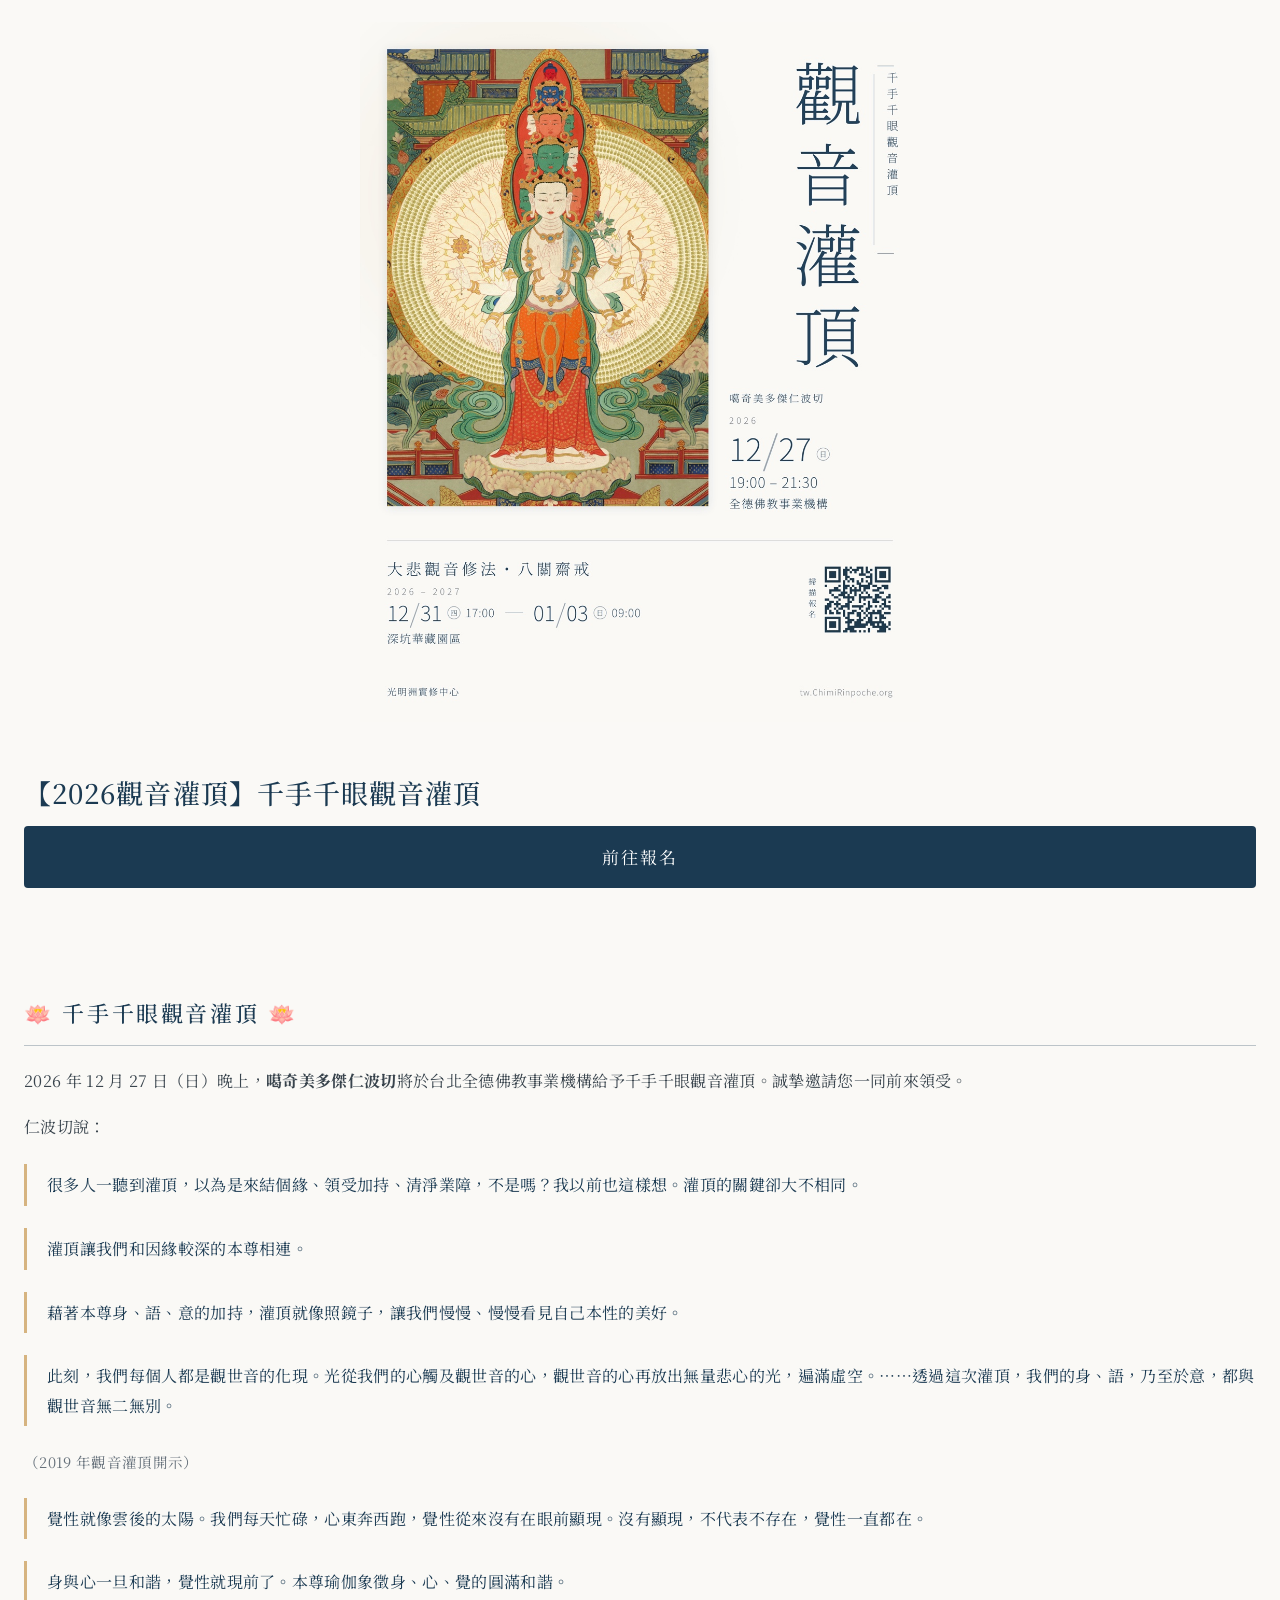
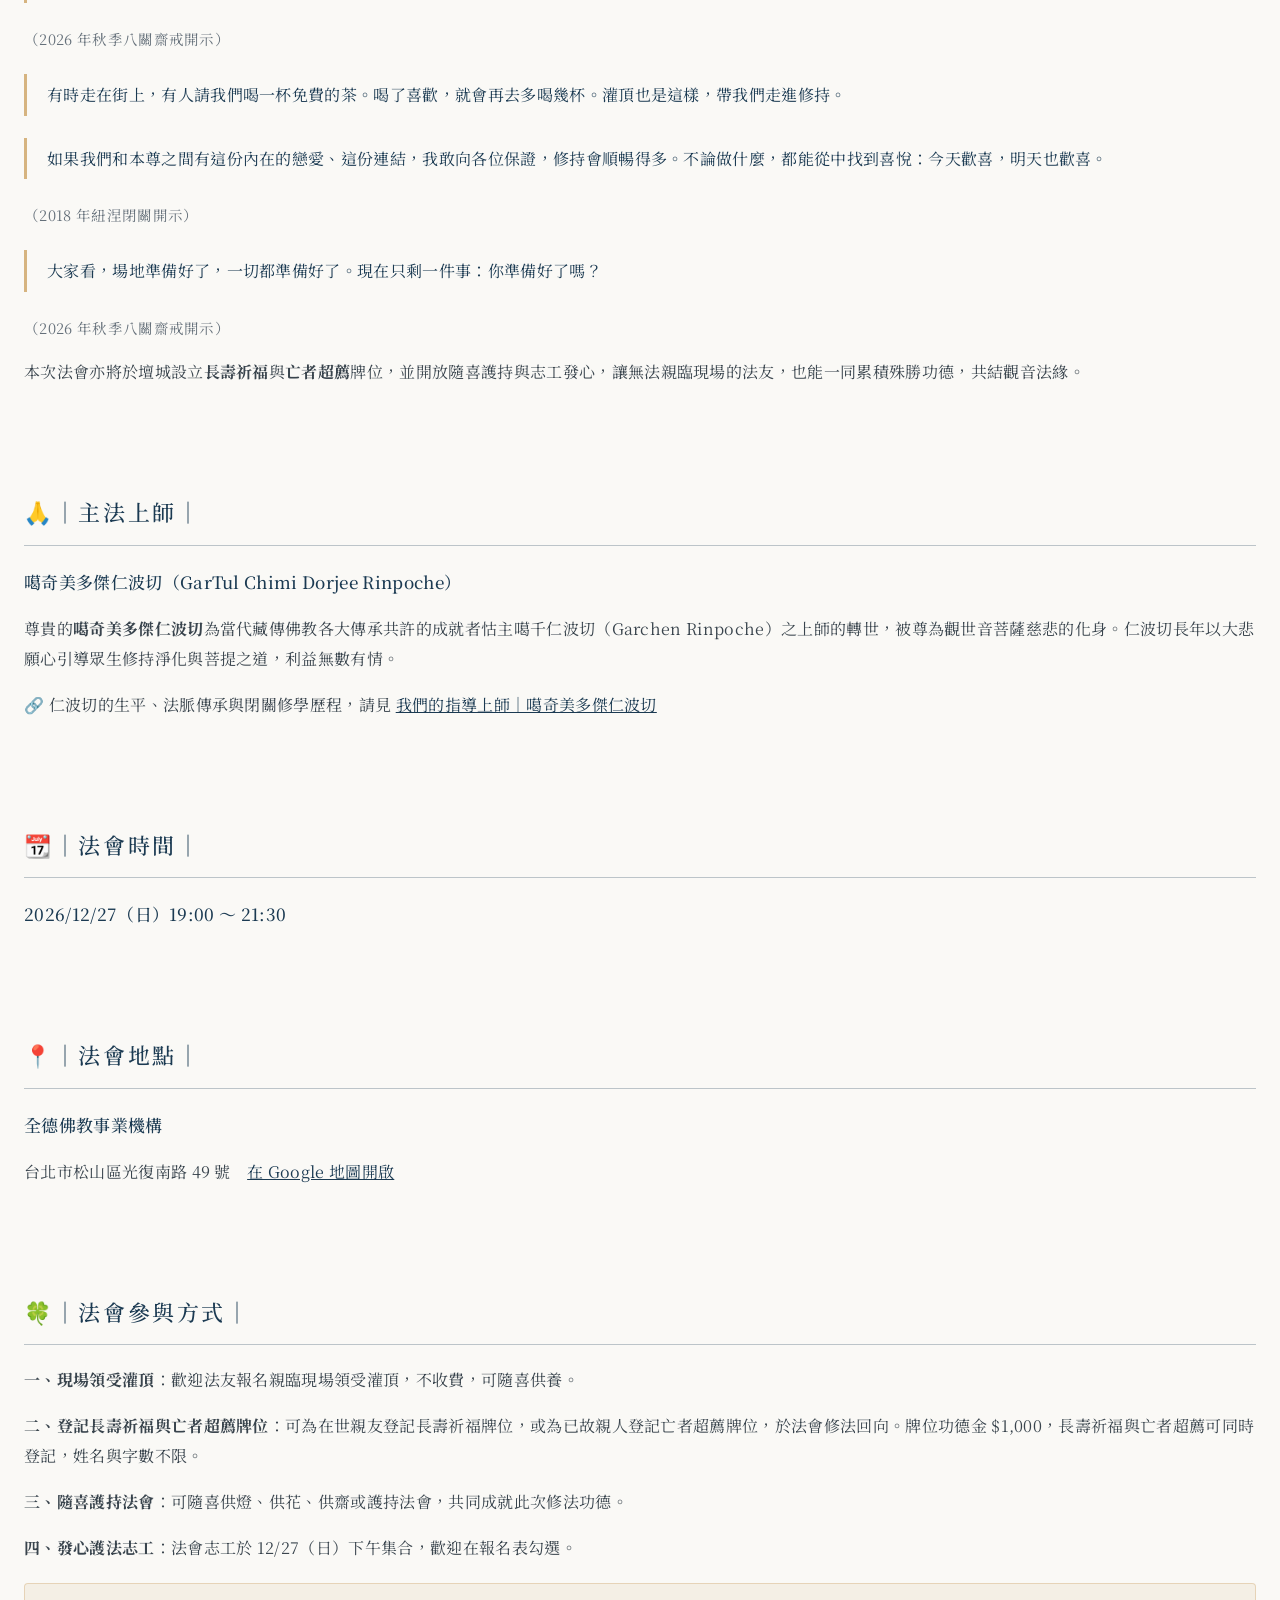
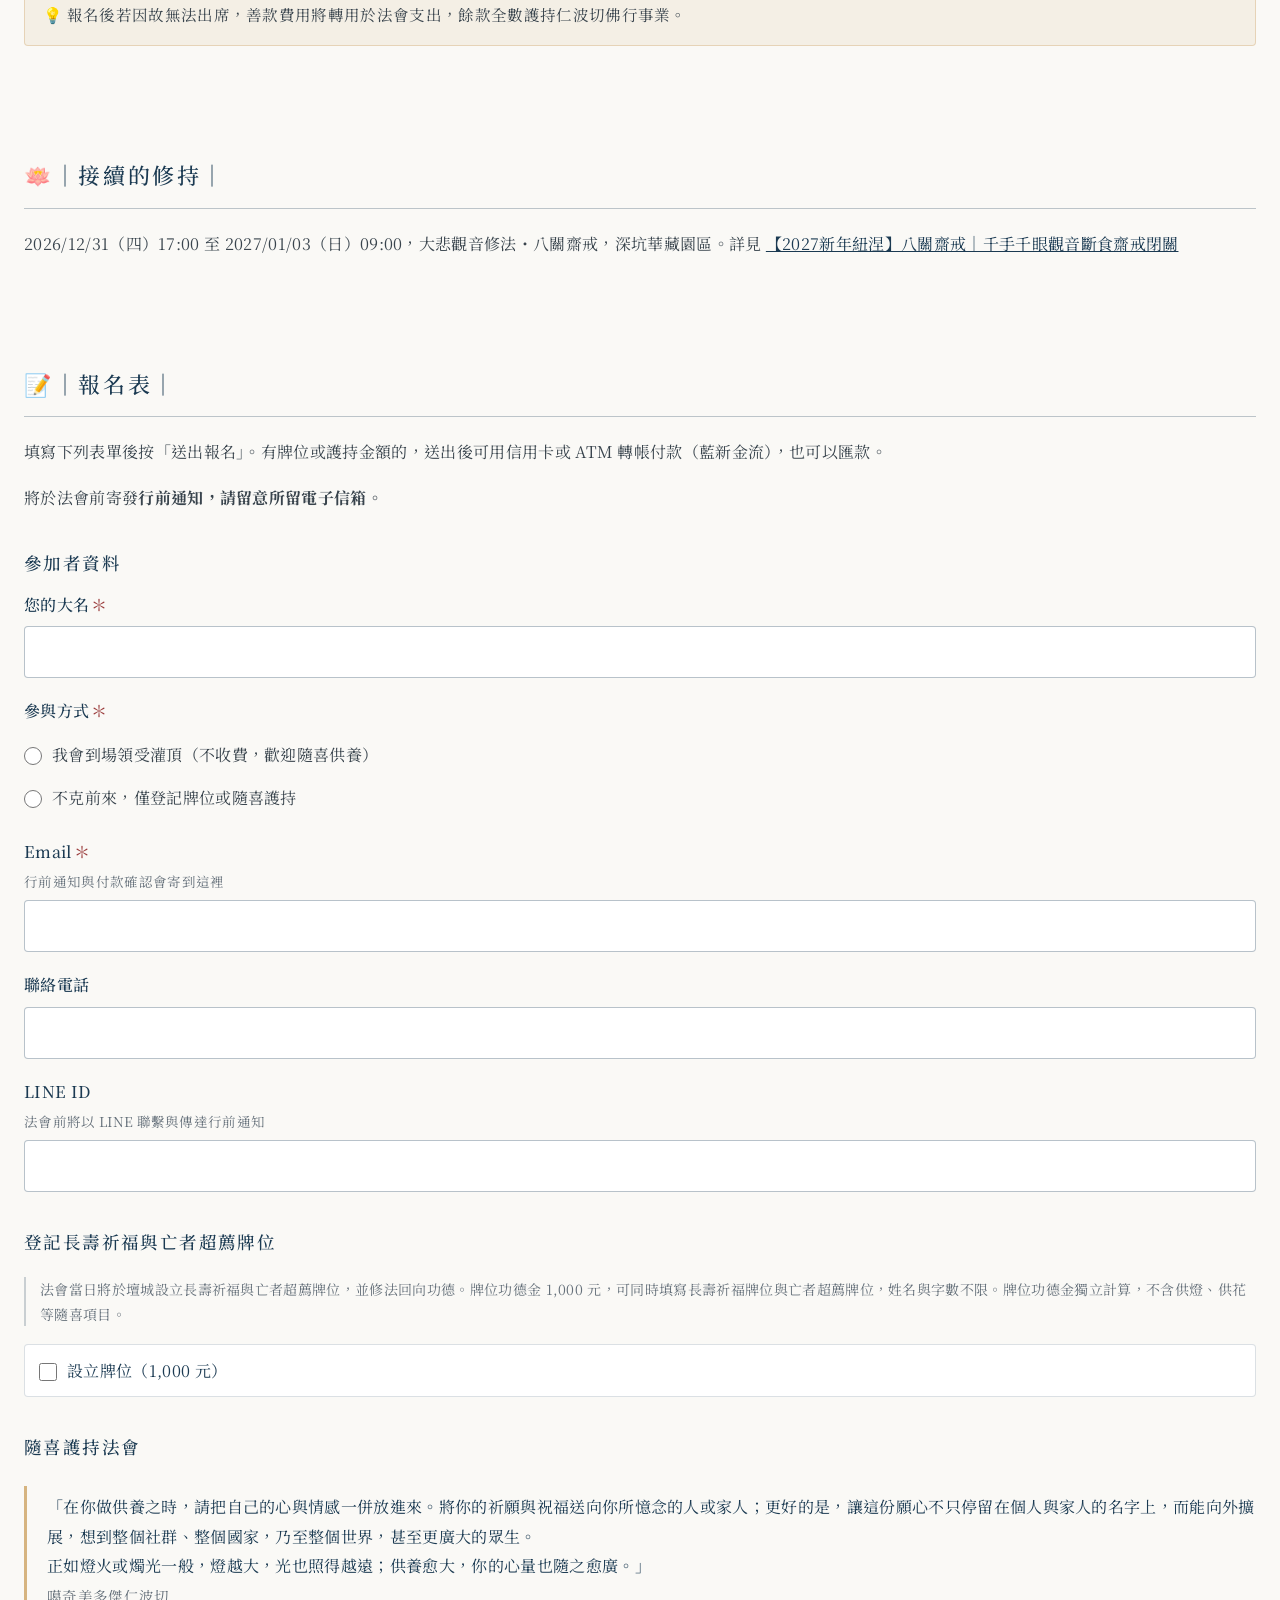
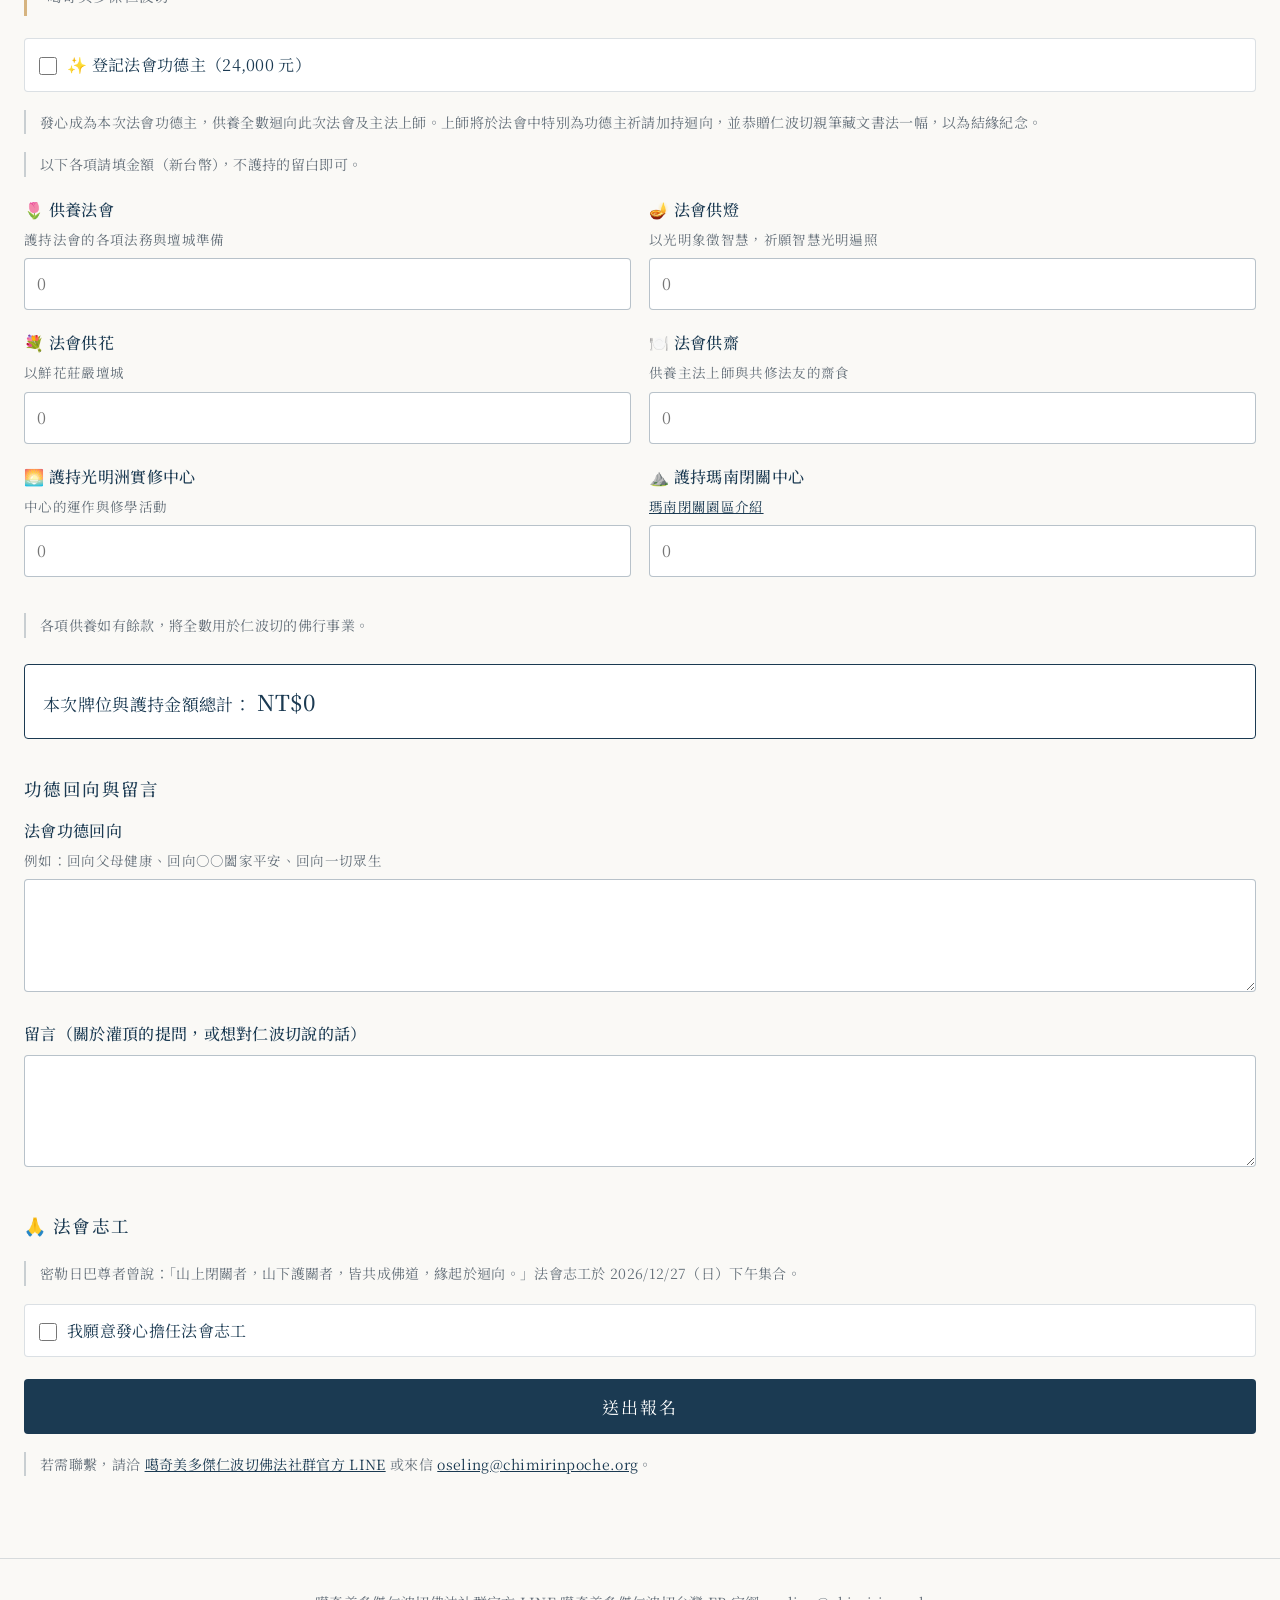
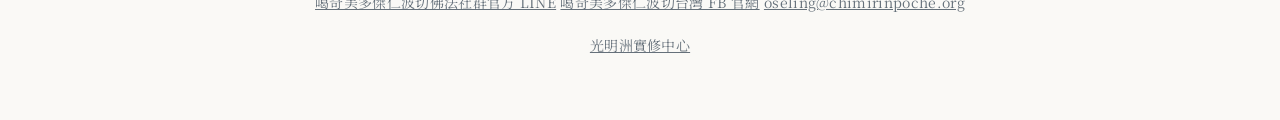
<file: index.html>
<!doctype html>
<html lang="zh-Hant">
<head>
<meta charset="utf-8">
<meta name="viewport" content="width=device-width,initial-scale=1">
<title>【2026觀音灌頂】千手千眼觀音灌頂｜噶奇美多傑仁波切</title>
<meta name="description" content="2026/12/27（日）19:00–21:30 台北全德佛教事業機構。噶奇美多傑仁波切給予千手千眼觀音灌頂，現場領受不收費，歡迎隨喜供養。">
<link rel="icon" href="assets/favicon.svg" type="image/svg+xml">
<link rel="canonical" href="https://gcdrcommunity.github.io/empowerment/">
<meta property="og:type" content="website">
<meta property="og:title" content="【2026觀音灌頂】千手千眼觀音灌頂">
<meta property="og:description" content="2026/12/27（日）19:00–21:30 台北全德佛教事業機構。噶奇美多傑仁波切主法，現場領受不收費。">
<meta property="og:url" content="https://gcdrcommunity.github.io/empowerment/">
<meta property="og:image" content="https://gcdrcommunity.github.io/empowerment/assets/og.jpg">
<meta property="og:image:width" content="1200">
<meta property="og:image:height" content="630">
<meta property="og:locale" content="zh_TW">
<meta name="twitter:card" content="summary_large_image">
<link rel="preconnect" href="https://fonts.googleapis.com">
<link rel="preconnect" href="https://fonts.gstatic.com" crossorigin>
<link href="https://fonts.googleapis.com/css2?family=Noto+Serif+TC:wght@300;400;500&amp;display=swap" rel="stylesheet">
<link rel="stylesheet" href="style.css">
</head>
<body>

<div class="hero poster">
  <img src="assets/poster.jpg" width="1080" height="1350" fetchpriority="high" alt="觀音灌頂海報：千手千眼觀音唐卡。噶奇美多傑仁波切，2026 年 12 月 27 日（日）19:00–21:30，全德佛教事業機構。下方另有大悲觀音修法・八關齋戒，12/31（四）17:00 至 01/03（日）09:00，深坑華藏園區。">
</div>

<div class="wrap">
  <section>
    <h1 class="ph">【2026觀音灌頂】千手千眼觀音灌頂</h1>
    <p><a class="btn" href="#signup">前往報名</a></p>
  </section>

  <section>
    <h2>🪷 千手千眼觀音灌頂 🪷</h2>
    <p>2026 年 12 月 27 日（日）晚上，<b>噶奇美多傑仁波切</b>將於台北全德佛教事業機構給予千手千眼觀音灌頂。誠摯邀請您一同前來領受。</p>
    <p>仁波切說：</p>
    <div class="quote">很多人一聽到灌頂，以為是來結個緣、領受加持、清淨業障，不是嗎？我以前也這樣想。灌頂的關鍵卻大不相同。</div>
    <div class="quote">灌頂讓我們和因緣較深的本尊相連。</div>
    <div class="quote">藉著本尊身、語、意的加持，灌頂就像照鏡子，讓我們慢慢、慢慢看見自己本性的美好。</div>
    <div class="quote">此刻，我們每個人都是觀世音的化現。光從我們的心觸及觀世音的心，觀世音的心再放出無量悲心的光，遍滿虛空。……透過這次灌頂，我們的身、語，乃至於意，都與觀世音無二無別。</div>
    <p class="muted">（2019 年觀音灌頂開示）</p>
    <div class="quote">覺性就像雲後的太陽。我們每天忙碌，心東奔西跑，覺性從來沒有在眼前顯現。沒有顯現，不代表不存在，覺性一直都在。</div>
    <div class="quote">身與心一旦和諧，覺性就現前了。本尊瑜伽象徵身、心、覺的圓滿和諧。</div>
    <p class="muted">（2026 年秋季八關齋戒開示）</p>
    <div class="quote">有時走在街上，有人請我們喝一杯免費的茶。喝了喜歡，就會再去多喝幾杯。灌頂也是這樣，帶我們走進修持。</div>
    <div class="quote">如果我們和本尊之間有這份內在的戀愛、這份連結，我敢向各位保證，修持會順暢得多。不論做什麼，都能從中找到喜悅：今天歡喜，明天也歡喜。</div>
    <p class="muted">（2018 年紐涅閉關開示）</p>
    <div class="quote">大家看，場地準備好了，一切都準備好了。現在只剩一件事：你準備好了嗎？</div>
    <p class="muted">（2026 年秋季八關齋戒開示）</p>
    <p>本次法會亦將於壇城設立<b>長壽祈福</b>與<b>亡者超薦</b>牌位，並開放隨喜護持與志工發心，讓無法親臨現場的法友，也能一同累積殊勝功德，共結觀音法緣。</p>
  </section>

  <section>
    <h2>🙏｜主法上師｜</h2>
    <p class="lead">噶奇美多傑仁波切（GarTul Chimi Dorjee Rinpoche）</p>
    <p>尊貴的<b>噶奇美多傑仁波切</b>為當代藏傳佛教各大傳承共許的成就者怙主噶千仁波切（Garchen Rinpoche）之上師的轉世，被尊為觀世音菩薩慈悲的化身。仁波切長年以大悲願心引導眾生修持淨化與菩提之道，利益無數有情。</p>
    <p>🔗 仁波切的生平、法脈傳承與閉關修學歷程，請見 <a href="https://tw.chimirinpoche.org/teacher/">我們的指導上師｜噶奇美多傑仁波切</a></p>
  </section>

  <section>
    <h2>📆｜法會時間｜</h2>
    <p class="lead">2026/12/27（日）19:00 ～ 21:30</p>
  </section>

  <section>
    <h2>📍｜法會地點｜</h2>
    <p class="lead">全德佛教事業機構</p>
    <p>台北市松山區光復南路 49 號　<a href="https://www.google.com/maps/search/?api=1&amp;query=%E5%8F%B0%E5%8C%97%E5%B8%82%E6%9D%BE%E5%B1%B1%E5%8D%80%E5%85%89%E5%BE%A9%E5%8D%97%E8%B7%AF49%E8%99%9F" target="_blank" rel="noopener">在 Google 地圖開啟</a></p>
  </section>

  <section>
    <h2>🍀｜法會參與方式｜</h2>
    <p><b>一、現場領受灌頂</b>：歡迎法友報名親臨現場領受灌頂，不收費，可隨喜供養。</p>
    <p><b>二、登記長壽祈福與亡者超薦牌位</b>：可為在世親友登記長壽祈福牌位，或為已故親人登記亡者超薦牌位，於法會修法回向。牌位功德金 $1,000，長壽祈福與亡者超薦可同時登記，姓名與字數不限。</p>
    <p><b>三、隨喜護持法會</b>：可隨喜供燈、供花、供齋或護持法會，共同成就此次修法功德。</p>
    <p><b>四、發心護法志工</b>：法會志工於 12/27（日）下午集合，歡迎在報名表勾選。</p>
    <div class="note">💡 報名後若因故無法出席，善款費用將轉用於法會支出，餘款全數護持仁波切佛行事業。</div>
  </section>

  <section>
    <h2>🪷｜接續的修持｜</h2>
    <p>2026/12/31（四）17:00 至 2027/01/03（日）09:00，大悲觀音修法・八關齋戒，深坑華藏園區。詳見 <a href="https://gcdrcommunity.github.io/chenrezig/newyear.html">【2027新年紐涅】八關齋戒｜千手千眼觀音斷食齋戒閉關</a></p>
  </section>

  <section id="signup">
    <h2>📝｜報名表｜</h2>
    <p>填寫下列表單後按「送出報名」。有牌位或護持金額的，送出後可用信用卡或 ATM 轉帳付款（藍新金流），也可以匯款。</p>
    <p>將於法會前寄發<b>行前通知，請留意所留電子信箱。</b></p>
    <noscript><div class="note">這份表單需要開啟瀏覽器的 JavaScript 才能計算金額。</div></noscript>

    <form id="reg" class="rform" method="post" action="https://tw.chimirinpoche.org/api/register">
      <input type="hidden" name="event" value="2026-empowerment">
      <input type="text" name="website" tabindex="-1" autocomplete="off" class="hp" aria-hidden="true">

      <h3>參加者資料</h3>
      <label class="f"><span>您的大名<i class="req">＊</i></span><input name="name" required autocomplete="name" maxlength="60"></label>
      <fieldset class="f"><legend>參與方式<i class="req">＊</i></legend>
        <label class="opt"><input type="radio" name="attend" value="yes" required> 我會到場領受灌頂（不收費，歡迎隨喜供養）</label>
        <label class="opt"><input type="radio" name="attend" value="no"> 不克前來，僅登記牌位或隨喜護持</label>
      </fieldset>
      <label class="f"><span>Email<i class="req">＊</i></span><small>行前通知與付款確認會寄到這裡</small><input type="email" name="email" required autocomplete="email" maxlength="50"></label>
      <label class="f"><span>聯絡電話<i class="req" data-show="attend-yes">＊</i></span><input type="tel" name="phone" autocomplete="tel" maxlength="30"></label>
      <label class="f"><span>LINE ID</span><small>法會前將以 LINE 聯繫與傳達行前通知</small><input name="line_id" maxlength="60"></label>

      <h3>登記長壽祈福與亡者超薦牌位</h3>
      <p class="ps">法會當日將於壇城設立長壽祈福與亡者超薦牌位，並修法回向功德。牌位功德金 1,000 元，可同時填寫長壽祈福牌位與亡者超薦牌位，姓名與字數不限。牌位功德金獨立計算，不含供燈、供花等隨喜項目。</p>
      <label class="opt box"><input type="checkbox" name="plaque" value="yes"> 設立牌位（1,000 元）</label>
      <div data-show="plaque">
        <label class="f"><span>長壽祈福牌位（生者姓名）</span><small>例如：張○○、林○○、○○闔家平安</small><textarea name="plaque_life" rows="3" maxlength="1000"></textarea></label>
        <label class="f"><span>亡者超薦牌位（亡者姓名）</span><small>例如：王○○、李○○、歷代祖先、冤親債主</small><textarea name="plaque_dead" rows="3" maxlength="1000"></textarea></label>
      </div>

      <h3>隨喜護持法會</h3>
      <div class="quote">「在你做供養之時，請把自己的心與情感一併放進來。將你的祈願與祝福送向你所憶念的人或家人；更好的是，讓這份願心不只停留在個人與家人的名字上，而能向外擴展，想到整個社群、整個國家，乃至整個世界，甚至更廣大的眾生。<br>正如燈火或燭光一般，燈越大，光也照得越遠；供養愈大，你的心量也隨之愈廣。」<br><span class="muted">噶奇美多傑仁波切</span></div>
      <label class="opt box"><input type="checkbox" name="patron" value="yes"> ✨ 登記法會功德主（24,000 元）</label>
      <p class="ps">發心成為本次法會功德主，供養全數迴向此次法會及主法上師。上師將於法會中特別為功德主祈請加持迴向，並恭贈仁波切親筆藏文書法一幅，以為結緣紀念。</p>
      <p class="ps">以下各項請填金額（新台幣），不護持的留白即可。</p>
      <div class="items">
        <label class="f"><span>🌷 供養法會</span><small>護持法會的各項法務與壇城準備</small><input type="number" name="item_offer" min="0" step="1" inputmode="numeric" placeholder="0"></label>
        <label class="f"><span>🪔 法會供燈</span><small>以光明象徵智慧，祈願智慧光明遍照</small><input type="number" name="item_lamp" min="0" step="1" inputmode="numeric" placeholder="0"></label>
        <label class="f"><span>💐 法會供花</span><small>以鮮花莊嚴壇城</small><input type="number" name="item_flower" min="0" step="1" inputmode="numeric" placeholder="0"></label>
        <label class="f"><span>🍽️ 法會供齋</span><small>供養主法上師與共修法友的齋食</small><input type="number" name="item_meal" min="0" step="1" inputmode="numeric" placeholder="0"></label>
        <label class="f"><span>🌅 護持光明洲實修中心</span><small>中心的運作與修學活動</small><input type="number" name="item_center" min="0" step="1" inputmode="numeric" placeholder="0"></label>
        <label class="f"><span>⛰️ 護持瑪南閉關中心</span><small><a href="https://yoginiretreatmanang.org/" target="_blank" rel="noopener">瑪南閉關園區介紹</a></small><input type="number" name="item_manang" min="0" step="1" inputmode="numeric" placeholder="0"></label>
      </div>
      <p class="ps">各項供養如有餘款，將全數用於仁波切的佛行事業。</p>

      <div class="total" aria-live="polite">本次牌位與護持金額總計：<b id="total">NT$0</b></div>

      <div data-show="pay">
        <h3>捐款收據</h3>
        <fieldset class="f"><legend>是否索取抵稅捐款收據<i class="req">＊</i></legend>
          <label class="opt"><input type="radio" name="receipt" value="tax" required> 代為上傳國稅局捐贈資料（限台灣納稅人，不另寄紙本）</label>
          <label class="opt"><input type="radio" name="receipt" value="paper"> 索取紙本捐贈收據</label>
          <label class="opt"><input type="radio" name="receipt" value="none"> 不需索取捐贈收據</label>
        </fieldset>
        <div data-show="receipt-any">
          <fieldset class="f"><legend>收據開立方式</legend>
            <label class="opt"><input type="radio" name="receipt_mode" value="single" checked> 本次單筆收據</label>
            <label class="opt"><input type="radio" name="receipt_mode" value="annual"> 年度彙總收據（年底統一開立）</label>
          </fieldset>
        </div>
        <div data-show="receipt-paper">
          <label class="f"><span>收據捐款人姓名<i class="req">＊</i></span><input name="receipt_name" required maxlength="60"></label>
          <label class="f"><span>收據寄送地址<i class="req">＊</i></span><input name="receipt_address" required autocomplete="street-address"></label>
        </div>
        <div data-show="receipt-tax">
          <label class="f"><span>扣繳人姓名<i class="req">＊</i></span><input name="tax_name" required maxlength="60"></label>
          <label class="f"><span>扣繳人身分證字號<i class="req">＊</i></span><small>只用於上傳國稅局捐贈資料</small><input name="tax_id" required autocomplete="off" pattern="[A-Za-z][0-9A-Da-d][0-9]{8}" maxlength="10"></label>
        </div>

        <h3>付款方式</h3>
        <fieldset class="f"><legend>付款方式<i class="req">＊</i></legend>
          <label class="opt"><input type="radio" name="pay" value="card" required> 信用卡｜線上刷卡，即時完成。經藍新金流加密處理，卡號不經過本網站</label>
          <label class="opt" data-show="atm-ok"><input type="radio" name="pay" value="atm"> ATM 轉帳｜送出後取得這一筆專用的轉帳帳號（單筆 49,999 元以內）</label>
          <label class="opt"><input type="radio" name="pay" value="transfer"> 匯款｜已匯入協會帳戶，填寫末五碼與日期</label>
        </fieldset>
        <div data-show="pay-card" class="note">送出後會前往藍新金流的刷卡頁面，完成後回到本頁。</div>
        <div data-show="pay-atm" class="note">送出後會前往藍新金流取得專用帳號。請在 7 天內用 ATM、網路銀行或手機銀行轉帳，金額要與總計相同；不接受臨櫃匯款。</div>
        <div data-show="pay-transfer">
          <div class="note"><ul>
            <li>戶名：社團法人光明洲實修中心協會</li><li>匯款銀行：玉山銀行（銀行代碼：808）</li>
            <li>分行：板新分行（分行代碼：0484）</li><li>匯款帳號：0484940130781</li>
          </ul>匯款後填寫帳號末五碼與匯款日期，我們會在對帳後寄確認信。</div>
          <label class="f"><span>匯款帳號末五碼<i class="req">＊</i></span><input name="last5" required inputmode="numeric" pattern="[0-9]{5}" maxlength="5"></label>
          <label class="f"><span>匯款日期<i class="req">＊</i></span><input type="date" name="transfer_date" required></label>
        </div>
      </div>

      <h3>功德回向與留言</h3>
      <label class="f"><span>法會功德回向</span><small>例如：回向父母健康、回向○○闔家平安、回向一切眾生</small><textarea name="dedication" rows="3" maxlength="500"></textarea></label>
      <label class="f"><span>留言（關於灌頂的提問，或想對仁波切說的話）</span><textarea name="message" rows="3" maxlength="1000"></textarea></label>

      <h3>🙏 法會志工</h3>
      <p class="ps">密勒日巴尊者曾說：「山上閉關者，山下護關者，皆共成佛道，緣起於迴向。」法會志工於 2026/12/27（日）下午集合。</p>
      <label class="opt box"><input type="checkbox" name="volunteer" value="yes"> 我願意發心擔任法會志工</label>

      <p class="err" id="err" role="alert" hidden></p>
      <button class="btn" type="submit" id="go">送出報名</button>
      <p class="ps">若需聯繫，請洽 <a href="https://lin.ee/tcncN5E" target="_blank" rel="noopener">噶奇美多傑仁波切佛法社群官方 LINE</a> 或來信 <a href="mailto:oseling@chimirinpoche.org">oseling@chimirinpoche.org</a>。</p>
    </form>
  </section>
</div>

<footer><div class="wrap">
  <p class="contact">
    <a href="https://lin.ee/tcncN5E" target="_blank" rel="noopener">噶奇美多傑仁波切佛法社群官方 LINE</a>
    <a href="https://www.facebook.com/GarTulChimiDorjeeRinpoche.tw" target="_blank" rel="noopener">噶奇美多傑仁波切台灣 FB 官網</a>
    <a href="mailto:oseling@chimirinpoche.org">oseling@chimirinpoche.org</a>
  </p>
  <p><a href="https://tw.chimirinpoche.org/">光明洲實修中心</a></p>
</div></footer>
<script src="app.js"></script>
</body>
</html>
</file>
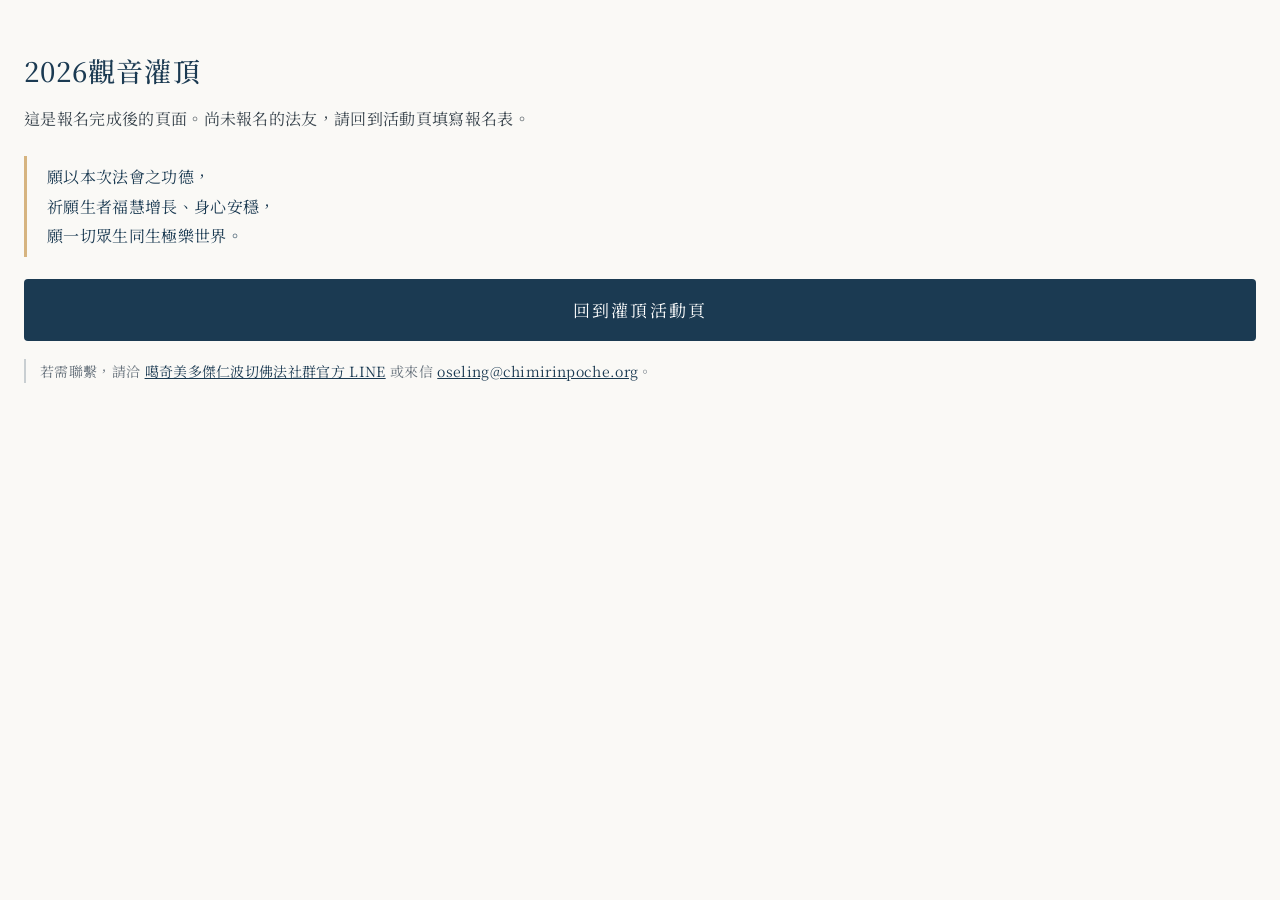
<file: thanks.html>
<!doctype html>
<html lang="zh-Hant">
<head>
<meta charset="utf-8">
<meta name="viewport" content="width=device-width,initial-scale=1">
<meta name="robots" content="noindex">
<title>報名完成｜2026觀音灌頂</title>
<link rel="icon" href="assets/favicon.svg" type="image/svg+xml">
<link href="https://fonts.googleapis.com/css2?family=Noto+Serif+TC:wght@300;400;500&amp;display=swap" rel="stylesheet">
<link rel="stylesheet" href="style.css">
</head>
<body>
<div class="wrap">
  <section>
    <div data-r="free"><h1 class="ph">報名完成，感恩您</h1><p>我們已收到您的灌頂報名，法會前會寄行前通知到您填寫的 Email。</p></div>
    <div data-r="ok"><h1 class="ph">報名與付款完成，感恩您的護持</h1><p>刷卡已完成。我們會寄確認信到您填寫的 Email，法會前也會寄行前通知。</p></div>
    <div data-r="transfer"><h1 class="ph">報名完成，感恩您的護持</h1><p>我們將於 5 日內對帳，並透過 Email 寄發確認信。法會前也會寄行前通知。</p></div>
    <div data-r="fail"><h1 class="ph">報名已收到，這次付款沒有成功</h1><p>卡片沒有被扣款。您可以回到活動頁重新填寫一次報名表付款，或透過 LINE 官方帳號與我們聯絡。</p></div>
    <div data-r="none"><h1 class="ph">2026觀音灌頂</h1><p>這是報名完成後的頁面。尚未報名的法友，請回到活動頁填寫報名表。</p></div>
    <p class="order" hidden>報名編號：<b></b></p>
    <div class="quote">願以本次法會之功德，<br>祈願生者福慧增長、身心安穩，<br>願一切眾生同生極樂世界。</div>
    <p><a class="btn" href="./">回到灌頂活動頁</a></p>
    <p class="ps">若需聯繫，請洽 <a href="https://lin.ee/tcncN5E" target="_blank" rel="noopener">噶奇美多傑仁波切佛法社群官方 LINE</a> 或來信 <a href="mailto:oseling@chimirinpoche.org">oseling@chimirinpoche.org</a>。</p>
  </section>
</div>
<script>
(function () {
  var q = new URLSearchParams(location.search), r = q.get("r"), o = q.get("o") || "";
  if (["free", "ok", "transfer", "fail"].indexOf(r) < 0) r = "none";
  document.querySelectorAll("[data-r]").forEach(function (el) { el.hidden = el.getAttribute("data-r") !== r; });
  if (r !== "none" && /^[A-Z0-9]{6,30}$/.test(o)) {
    var p = document.querySelector(".order"); p.querySelector("b").textContent = o; p.hidden = false;
  }
})();
</script>
</body>
</html>
</file>
<file: style.css>
/* 光明洲實修中心 — 千手千眼觀音八關齋戒
   色與字沿用 Poster/設計規範/光明洲網宣設計規範_20260907.md */
:root{
  --navy:#1B3A52; --ink:#39444D; --grey:#65707A;
  --paper:#FAF9F6; --warm:#D6B480; --line:rgba(34,65,90,.16);
  --serif:"Noto Serif TC","Songti TC","Source Han Serif TC",serif;
}
*{margin:0;padding:0;box-sizing:border-box}
html{scroll-behavior:smooth}
body{background:var(--paper);color:var(--ink);font-family:var(--serif);
  font-weight:400;line-height:1.88;letter-spacing:.02em;
  -webkit-font-smoothing:antialiased}
img{max-width:100%;display:block}
a{color:var(--navy)}
.wrap{max-width:760px;margin:0 auto;padding:0 24px}

/* 頁首 */
.hero{position:relative;max-width:780px;margin:0 auto}
/* 整張顯示，height:auto。用 cover＋固定高度會裁掉人的身體，不要那樣做 */
.hero img{width:100%;height:auto}
.hero.poster{max-width:780px;padding-top:22px}
/* 首頁橫版主視覺：滿版，自身已含文字，不加漸層也不疊字 */
.hero.web{max-width:1100px;padding-top:0}
.hero.web::after{display:none}
/* 只在底部收，inset:0 會把整張直式照片洗白 */
.hero::after{content:"";position:absolute;left:0;right:0;bottom:0;height:40%;
  background:linear-gradient(to bottom,rgba(250,249,246,0) 0%,rgba(250,249,246,.55) 46%,
    rgba(250,249,246,.88) 74%,var(--paper) 100%)}
/* 覆寫要放在基底之後，靠權重贏是脆弱的 */
.hero.poster::after{display:none}
.hero-txt{position:absolute;z-index:2;left:0;right:0;bottom:22px;padding:0 26px;text-align:center}
.hero-txt .ph{margin:0;font-size:clamp(19px,4.4vw,25px);line-height:1.6;letter-spacing:.05em}
.hero-txt .eb{display:block;font-size:clamp(13px,3vw,15px);letter-spacing:.2em;
  color:var(--grey);margin-bottom:8px;font-weight:400}

/* 區塊 */
section{padding:44px 0}
h2{font-size:22px;font-weight:500;color:var(--navy);letter-spacing:.12em;
  margin-bottom:20px;padding-bottom:12px;border-bottom:1px solid rgba(27,58,82,.28)}
h3{font-size:17.5px;font-weight:500;color:var(--navy);letter-spacing:.08em;margin:26px 0 10px}
p{margin-bottom:16px}
ul{margin:0 0 16px 1.1em}li{margin-bottom:7px}
.lead{font-size:17px;color:var(--navy);font-weight:500}
.quote{border-left:3px solid var(--warm);padding:6px 0 6px 20px;margin:22px 0;
  color:var(--navy);font-size:16px;line-height:1.85}
.note{background:rgba(214,180,128,.14);border:1px solid rgba(214,180,128,.46);
  border-radius:4px;padding:16px 18px;margin:20px 0;font-size:15.5px;color:var(--ink)}
.note b{color:var(--navy);font-weight:400}
.muted{color:var(--grey);font-size:14.5px}

/* 場次卡 */
.cards{display:grid;gap:22px}
.card{border:1px solid var(--line);border-radius:5px;padding:26px 24px;background:#fff}
.card .tag{font-size:12.5px;letter-spacing:.26em;color:var(--grey);font-weight:500}
.card h3{margin:8px 0 14px;font-size:20px;letter-spacing:.08em}
.card .when{font-size:clamp(24px,5.5vw,32px);color:var(--navy);letter-spacing:.02em;
  font-weight:200;line-height:1.35;margin-bottom:6px}
.card .where{font-size:16px;color:var(--navy);margin-bottom:4px}
.card .cond{font-size:15px;color:var(--ink);margin-bottom:20px}
.status{display:inline-block;font-size:12px;letter-spacing:.16em;padding:3px 11px;
  border-radius:99px;border:1px solid currentColor}
.status.open{color:#3E6B4F}.status.soon{color:#9A7B44}.status.ended{color:var(--grey)}
.card.ended{filter:grayscale(1);opacity:.6}

/* 按鈕 */
.btn{display:block;text-align:center;text-decoration:none;background:var(--navy);color:#fff;
  padding:15px 20px;border-radius:4px;font-size:17px;letter-spacing:.12em}
.btn:hover{background:#1a3348}
.btn.ghost{background:transparent;color:var(--navy);border:1px solid var(--navy)}
.btn.off{background:#E7E4DE;color:var(--grey);pointer-events:none;border:none}

/* 表單嵌入 */
.embed{margin-top:22px;border:1px solid var(--line);border-radius:5px;overflow:hidden;background:#fff}
.embed iframe{width:100%;height:1100px;border:0;display:block}

/* 資訊表 */
.kv{width:100%;border-collapse:collapse;font-size:15px;margin-bottom:16px}
.kv th{text-align:left;font-weight:500;color:var(--grey);width:6.6em;
  padding:9px 12px 9px 0;vertical-align:top;white-space:nowrap}
.kv td{padding:9px 0;color:var(--navy);border-bottom:1px solid var(--line)}
.kv tr:last-child td{border-bottom:0}

/* 頁尾 */
footer{border-top:1px solid var(--line);margin-top:20px;padding:30px 0 46px;
  text-align:center;color:var(--grey);font-size:14px}
footer a{color:var(--grey)}
.back{display:inline-block;margin-bottom:26px;font-size:14px;color:var(--grey);text-decoration:none}
@media(max-width:560px){.embed iframe{height:1400px}}

/* 長字串（羅馬拼音、網址）在窄螢幕會撐破版面 */
body{overflow-wrap:break-word}
.wrap,section,.card,.kv,.kv td{max-width:100%}
@media(max-width:560px){
  .kv th{width:5em;font-size:14px}
  .kv td{font-size:14px}
  .hero-txt .t{letter-spacing:.16em}
}

/* Notion 頁名與狀態列 */
.ph{font-size:clamp(21px,4.4vw,27px);font-weight:500;color:var(--navy);
  letter-spacing:.04em;line-height:1.55;margin:6px 0 12px}

/* 視覺隱藏但螢幕閱讀器讀得到 */
.vh{position:absolute;width:1px;height:1px;padding:0;margin:-1px;overflow:hidden;
  clip:rect(0 0 0 0);white-space:nowrap;border:0}

/* 報名區的附註：說明性的補充，字級小於內文 */
.ps{font-size:14px;color:var(--grey);line-height:1.75;
  border-left:2px solid rgba(27,58,82,.22);padding-left:14px;margin:18px 0}

/* 報名表 */
.rform h3{margin-top:34px}
.f{display:block;border:0;margin:0 0 18px}
.f>span,.f legend{display:block;color:var(--navy);font-weight:500;margin-bottom:6px}
.f small{display:block;color:var(--grey);font-size:13.5px;margin:-4px 0 6px}
.req{font-style:normal;color:#9A3B3B;margin-left:2px}
.f input:not([type=radio]):not([type=checkbox]),.f textarea{width:100%;font:inherit;font-size:16px;color:var(--ink);
  background:#fff;border:1px solid rgba(34,65,90,.32);border-radius:4px;padding:10px 12px}
.f input:focus,.f textarea:focus{outline:2px solid rgba(27,58,82,.45);outline-offset:1px}
.opt{display:flex;gap:10px;align-items:flex-start;padding:8px 0;cursor:pointer;line-height:1.7}
.opt input{margin-top:.45em;flex:none;width:18px;height:18px;accent-color:var(--navy)}
.opt.box{border:1px solid var(--line);border-radius:4px;background:#fff;padding:12px 14px;margin:8px 0 14px;color:var(--navy)}
.items{display:grid;grid-template-columns:1fr 1fr;gap:0 18px}
@media(max-width:560px){.items{grid-template-columns:1fr}}
.total{margin:26px 0 8px;padding:16px 18px;border-radius:4px;background:#fff;border:1px solid var(--navy);color:var(--navy);font-size:17px}
.total b{font-size:22px;font-weight:500;margin-left:6px}
.err{color:#9A3B3B;background:#FBEFEF;border:1px solid #E7C5C5;border-radius:4px;padding:12px 14px}
.rform .btn{width:100%;border:0;cursor:pointer;font-family:inherit;margin-top:22px}
.rform .btn:disabled{opacity:.6;cursor:wait}
.hp{position:absolute;left:-9999px;width:1px;height:1px;opacity:0}
[hidden]{display:none!important}
.hero.poster{max-width:560px}
</file>
